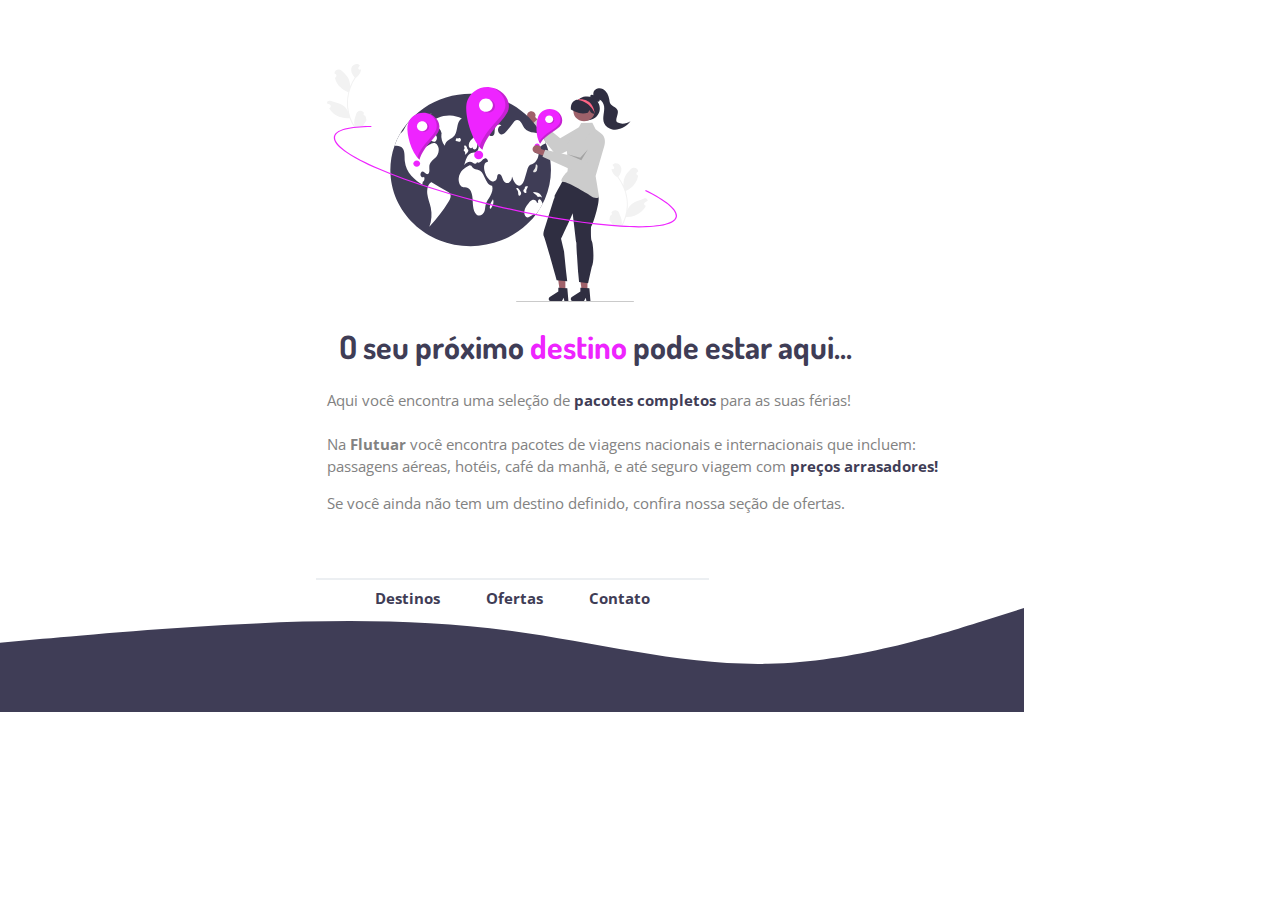
<file: Projeto1-Desafio/index.html>
<!DOCTYPE html>
<html lang="pt-br">

<head>
  <meta charset="UTF-8">
  <meta http-equiv="X-UA-Compatible" content="IE=edge">
  <meta name="viewport" content="width=device-width, initial-scale=1.0">
  <link rel="preconnect" href="https://fonts.googleapis.com">
  <link rel="preconnect" href="https://fonts.gstatic.com" crossorigin>
  <link href="https://fonts.googleapis.com/css2?family=Dosis:wght@700&family=Open+Sans:wght@400;700&display=swap"
    rel="stylesheet">
  <link rel="stylesheet" href="style.css">
  <link rel="shortcut icon" href="images/favicon.svg" type="image" />
  <title>Flutuar</title>
</head>

<body>
  <div id="main">
    <img src="images/img.svg" alt="Mulher olhando para o planeta com simbolo de localização na mão" />
    <h1>&nbsp O seu próximo <span>destino</span> pode estar aqui...</h1>
    <p>
      Aqui você encontra uma seleção de <strong>pacotes completos</strong> para as suas férias!
      <br />
      <br />
      Na <span>Flutuar</span> você encontra pacotes de viagens nacionais e internacionais que incluem:
      passagens aéreas, hotéis, café
      da manhã, e até seguro viagem com <strong>preços arrasadores!</strong>
    </p>
    <p>Se você ainda não tem um destino definido, confira nossa seção de ofertas.</p>
  </div>
  <div id="footer">
    <div class="line"></div>
    <a href="https://www.google.com.br/maps/@-21.7290588,-43.382521,12z">Destinos</a>
    <a
      href="https://www.booking.com/index.pt-br.html?aid=309654;label=holidays-portuguese-pt-row-EJpBUky9w*KWfy4yzS4BxgS411308430417:pl:ta:p1:p2:ac:ap:neg:fi:tikwd-339313753098:lp1001575:li:dec:dm:ppccp=UmFuZG9tSVYkc2RlIyh9YcsZ-Id2vkzIfTmYhvC5HOg;ws=&gclid=EAIaIQobChMIm4n1-s_A_QIVAu6RCh0AiwD5EAAYASAAEgLY9vD_BwE">Ofertas</a>
    <a href="mailto:contato@flutuar.com">Contato</a>
    <img src="images/wave.svg" alt="Imagem de uma onda finalizando a página">
  </div>
</body>

</html>
</file>
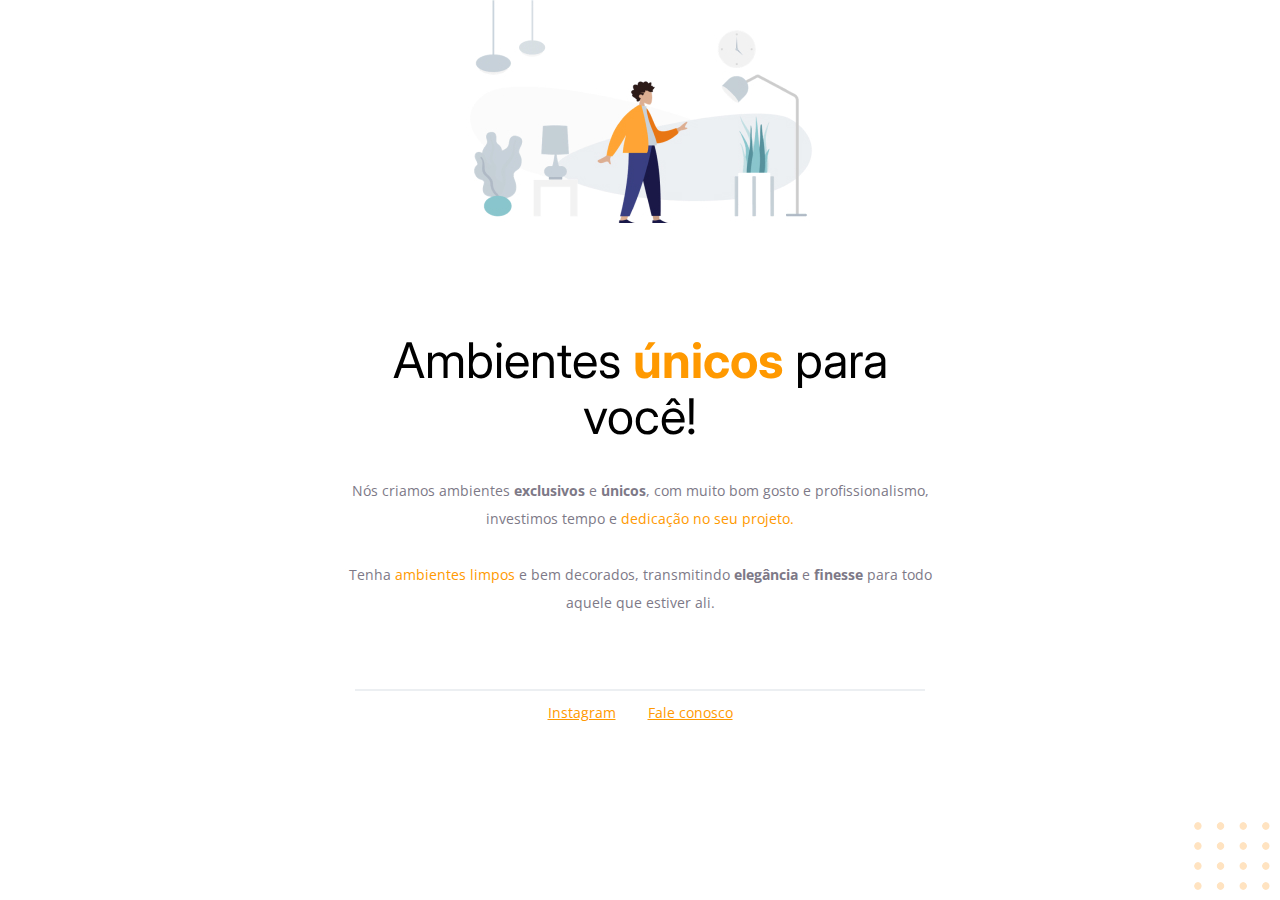
<file: Projeto1/index.html>
<!DOCTYPE html>
<html lang="pt-br">

<head>
  <meta charset="UTF-8">
  <meta http-equiv="X-UA-Compatible" content="IE=edge">
  <meta name="viewport" content="width=device-width, initial-scale=1.0">
  <title>Móveis Customizados</title>
  <link rel="preconnect" href="https://fonts.googleapis.com">
  <link rel="preconnect" href="https://fonts.gstatic.com" crossorigin>
  <link href="https://fonts.googleapis.com/css2?family=Inter:wght@400;700&family=Open+Sans:wght@400;700&display=swap"
    rel="stylesheet">

  <link rel="stylesheet" href="style.css">
</head>

<body>

  <div id="hero">
    <img src="images/image 1.jpg" alt="Desenho de uma pessoa vestindo uma camisa amarela em uma sala com moveis">
    <h1>Ambientes <span>únicos</span> para você!</h1>
    <p>Nós criamos ambientes <strong>exclusivos</strong> e <strong>únicos</strong>, com muito bom gosto e
      profissionalismo, investimos tempo e <span>dedicação
        no seu projeto.</span>
      <br />
      <br />
      Tenha <span>ambientes limpos </span>e bem decorados, transmitindo <strong>elegância</strong> e
      <strong>finesse</strong> para todo aquele que estiver ali.
    </p>
  </div>
  <div id="footer">
    <div class="line"></div>
    <a target="_blank" href="https;//instagram.com/moveisparavoce">Instagram</a>

    <a href="mailto:moveisparavoce@moveisparavoce.com">Fale conosco</a>
  </div>
  <img id="balls" src="images/balls-decoration.svg" alt="Bolinhas laranjadas no canto direito inferior na tela" />

</body>

</html>
</file>
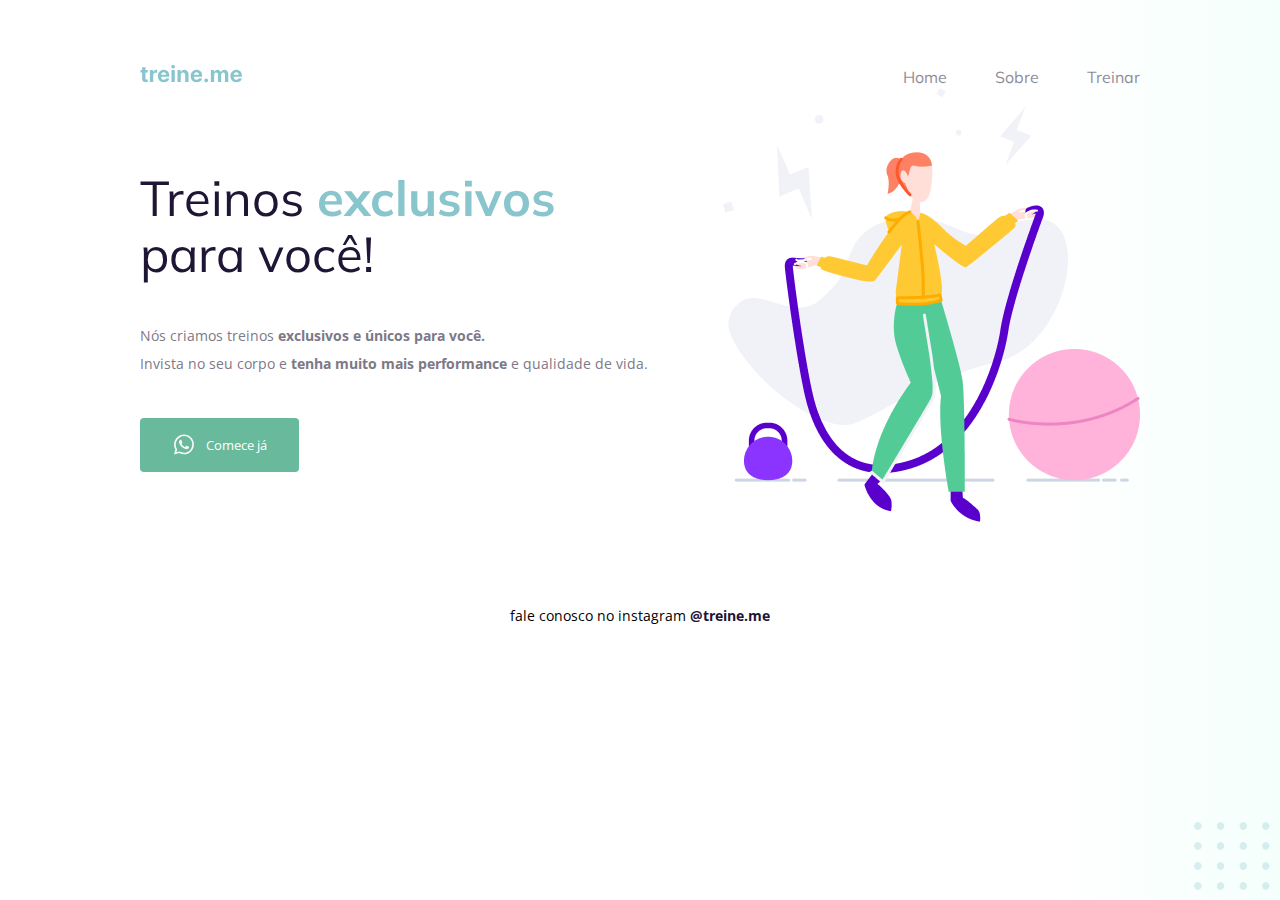
<file: Projeto2-Desafio/index.html>
<!DOCTYPE html>
<html lang="pt-br">

<head>
  <link rel="preconnect" href="https://fonts.googleapis.com">
  <link rel="preconnect" href="https://fonts.gstatic.com" crossorigin>

  <meta charset="UTF-8" />
  <meta name="viewport" content="width=device-width, initial-scale=1.0" />
  <title>Treine me</title>

  <link href="https://fonts.googleapis.com/css2?family=Mulish:wght@400;700&family=Open+Sans:wght@400;700&display=swap"
    rel="stylesheet">

  <link rel="stylesheet" href="style.css">

</head>

<body>
  <div class="page">
    <nav>
      <a id="logo" href="#">
        <img src="images/logo.svg" alt="Treine.me" />
      </a>
      <ul>
        <li><a href="#">Home</a></li>
        <li><a href="#">Sobre</a></li>
        <li><a href="#">Treinar</a></li>
      </ul>
    </nav>

    <main>
      <section>
        <h1>Treinos <span>exclusivos</span> para você!</h1>

        <p>
          Nós criamos treinos <strong>exclusivos e únicos para você.</strong></br>
          Invista no seu corpo e <strong>tenha muito mais performance</strong> e qualidade de vida.
        </p>

        <button>
          <img src="images/whats.svg" alt="Ícone do whatsapp">
          Comece já
        </button>

      </section>

      <img src="images/img.png" alt="Desenho de uma mulher pulando corta numa academia.">

    </main>

    <footer>
      fale conosco no instagram <a href="https://instagram.com/treineme" target="_blank">@treine.me</a>
    </footer>
  </div>

  <img id="balls" src="images/balls.svg" alt="Bolinhas decorativas verdes no canto inferior direito da página.">

</body>

</html>
</file>
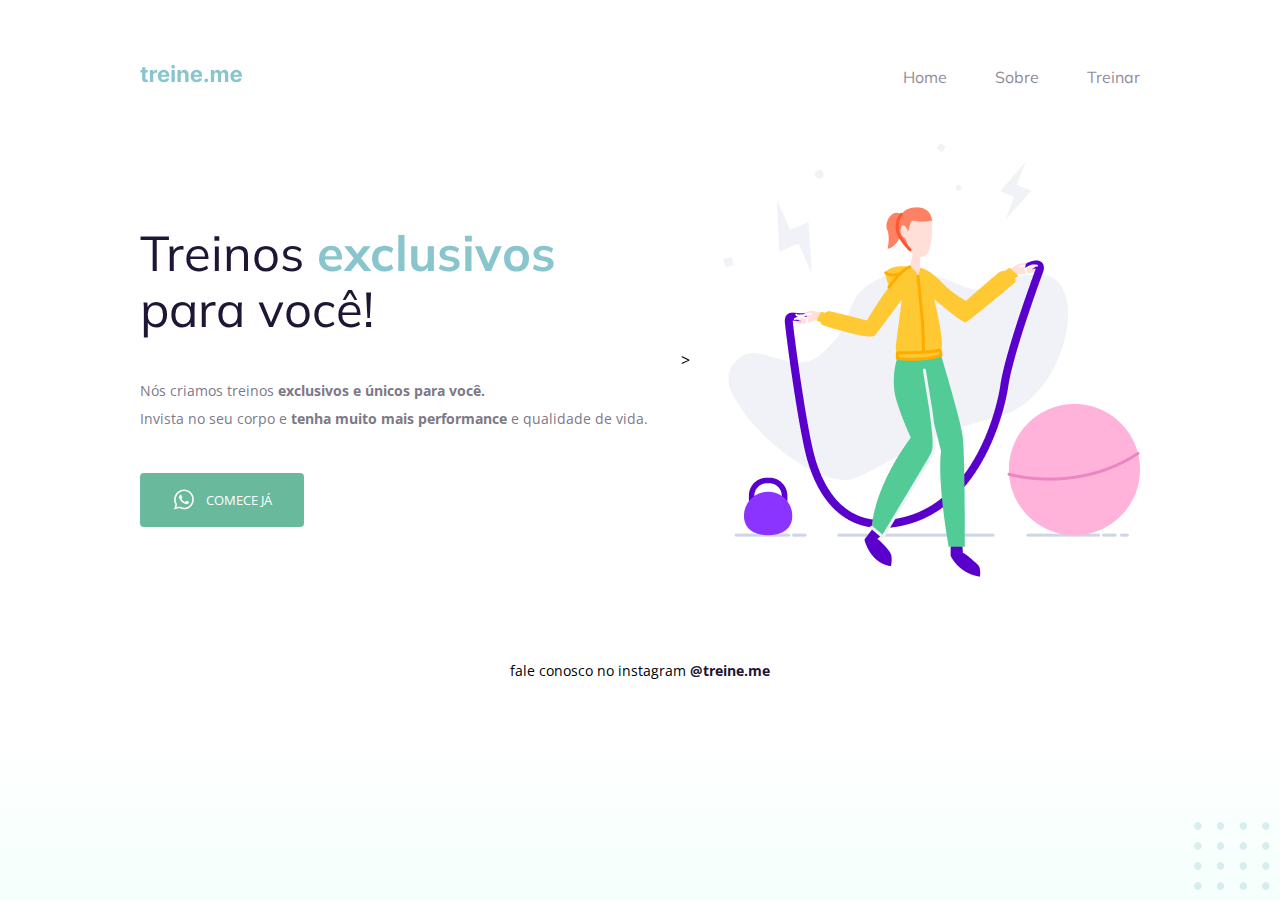
<file: Projeto2-Desafio1/index.html>
<!DOCTYPE html>
<html lang="pt-br">

<head>
  <link rel="preconnect" href="https://fonts.googleapis.com">
  <link rel="preconnect" href="https://fonts.gstatic.com" crossorigin>

  <meta charset="UTF-8" />
  <meta name="viewport" content="width=device-width, initial-scale=1.0" />
  <title>Treine me</title>

  <link href="https://fonts.googleapis.com/css2?family=Mulish:wght@400;700&family=Open+Sans:wght@400;700&display=swap"
    rel="stylesheet">

  <link rel="stylesheet" href="style.css">

</head>

<body>
  <div class="page">
    <nav class="nav">
      <a id="logo" href="#">
        <img src="images/logo.svg" alt="Treine.me" />
      </a>
      <ul class="list">
        <li class="item"><a href="#">Home</a></li>
        <li class="item"><a href="#">Sobre</a></li>
        <li class="item"><a href="#">Treinar</a></li>
      </ul>
    </nav class="nav">

    <main class="main">
      <section>
        <h1 class="title">Treinos <span>exclusivos</span> para você!</h1>

        <p class="subtitle">
          Nós criamos treinos <strong>exclusivos e únicos para você.</strong></br>
          Invista no seu corpo e <strong>tenha muito mais performance</strong> e qualidade de vida.
        </p>

        <button class="button">
          <img src="images/whats.svg" alt="Ícone do whatsapp">
          Comece já
        </button>

      </section>>

      <img src="images/img.png" alt="Desenho de uma mulher pulando corta numa academia.">
    </main>
    <footer class="footer">
      fale conosco no instagram <a href="https://instagram.com/treineme" target="_blank">@treine.me</a>
    </footer>
  </div>

  <img id="balls" src="images/balls.svg" alt="Bolinhas decorativas verdes no canto inferior direito da página.">

</body>

</html>
</file>
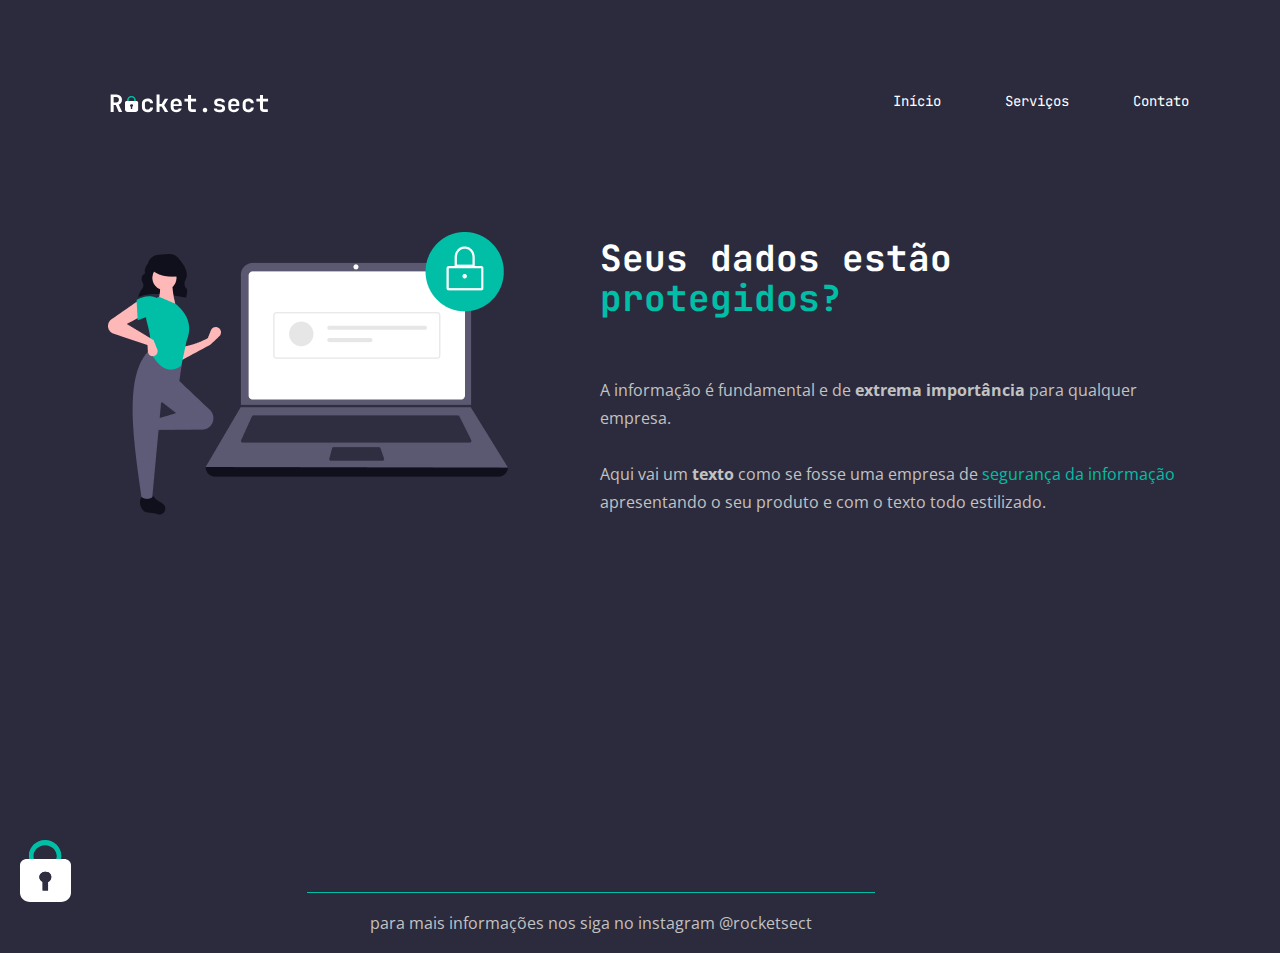
<file: Projeto2-Desafio2/index.html>
<!DOCTYPE html>
<html lang="pt-br">

<head>
  <meta charset="UTF-8">
  <meta http-equiv="X-UA-Compatible" content="IE=edge">
  <meta name="viewport" content="width=device-width, initial-scale=1.0">
  <title>Sect</title>
  <link rel="preconnect" href="https://fonts.googleapis.com">
  <link rel="preconnect" href="https://fonts.gstatic.com" crossorigin>
  <link href="https://fonts.googleapis.com/css2?family=JetBrains+Mono:wght@500;700&family=Open+Sans&display=swap"
    rel="stylesheet">
  <link rel="stylesheet" href="style.css">
</head>

<body>
  <div class="page">
    <nav>
      <img src="images/logo.svg" alt="Logomarca Rocket.sect">
      <ul>
        <li><a href="#"></a>Início</li>
        <li><a href="#"></a>Serviços</li>
        <li><a href="#"></a>Contato</li>
      </ul>
    </nav>

    <main>
      <img src="images/img1.png" alt="Mulher ao lado de um computador e um cadeado">
      <section>
        <h1>Seus dados estão <span>protegidos?</span></h1> </br>
        <p>A informação é fundamental e de <strong>extrema importância</strong> para qualquer empresa.</br></br>

          Aqui vai um <strong>texto</strong> como se fosse uma empresa de <span>segurança da informação</span>
          apresentando o seu produto e
          com o texto
          todo estilizado.</p>
      </section>
    </main>

    <footer>

      <p>para mais informações nos siga no instagram @rocketsect</p>

    </footer>

  </div>
  <img id="padlock" src="images/padlock.svg" alt="Imagem de um cadeado">
</body>

</html>
</file>
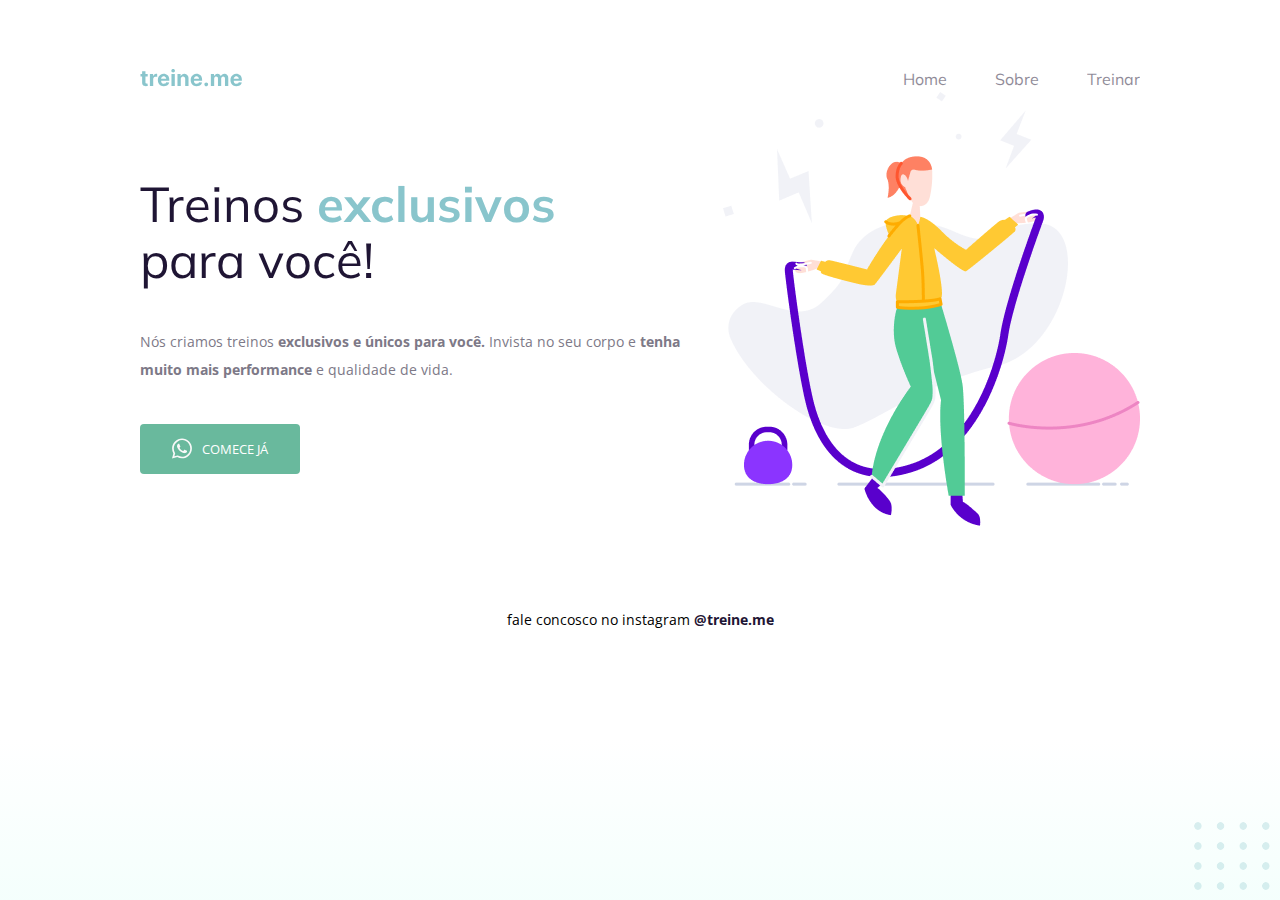
<file: Projeto2/index.html>
<!DOCTYPE html>
<html lang="pt-br">

<head>
  <meta charset="UTF-8">
  <meta http-equiv="X-UA-Compatible" content="IE=edge">
  <meta name="viewport" content="width=device-width, initial-scale=1.0">
  <link rel="stylesheet" href="style.css">
  <title>Treine me</title>
  <link rel="preconnect" href="https://fonts.googleapis.com">
  <link rel="preconnect" href="https://fonts.gstatic.com" crossorigin>
  <link
    href="https://fonts.googleapis.com/css2?family=Mulish:ital,wght@0,700;1,400&family=Open+Sans:wght@400;700&display=swap"
    rel="stylesheet">
</head>

<body>
  <div class="page">

    <nav>
      <a id="logo" href="#">
        <img src="images/logo.svg" alt="Treine.me"> </a>
      <ul>
        <li><a href="#">Home</a></li>
        <li><a href="#">Sobre</a></li>
        <li><a href="#">Treinar</a></li>
      </ul>
    </nav>
    </header>

    <main>
      <section class="text">
        <h1>Treinos <span>exclusivos</span>
          para você!</h1>

        <p>Nós criamos treinos <strong>exclusivos e únicos para você.</strong>
          Invista no seu corpo e <strong>tenha muito mais performance</strong> e qualidade de vida.
        </p>

        <button>
          <img src="images/whats.svg" alt="Ícone do whatsapp">
          Comece já
        </button>
      </section>

      <img src="images/image.png" alt="Mulher pulando corda">
    </main>
    <footer>
      fale concosco no instagram <a href="https://instagram.com/treineme" target="_blank"> @treine.me</a>
    </footer>
  </div>
  <img id="balls" src="images/balls.svg" alt="Bolinhas decorativas verdes no canto inferior direito da página">

</body>

</html>
</file>
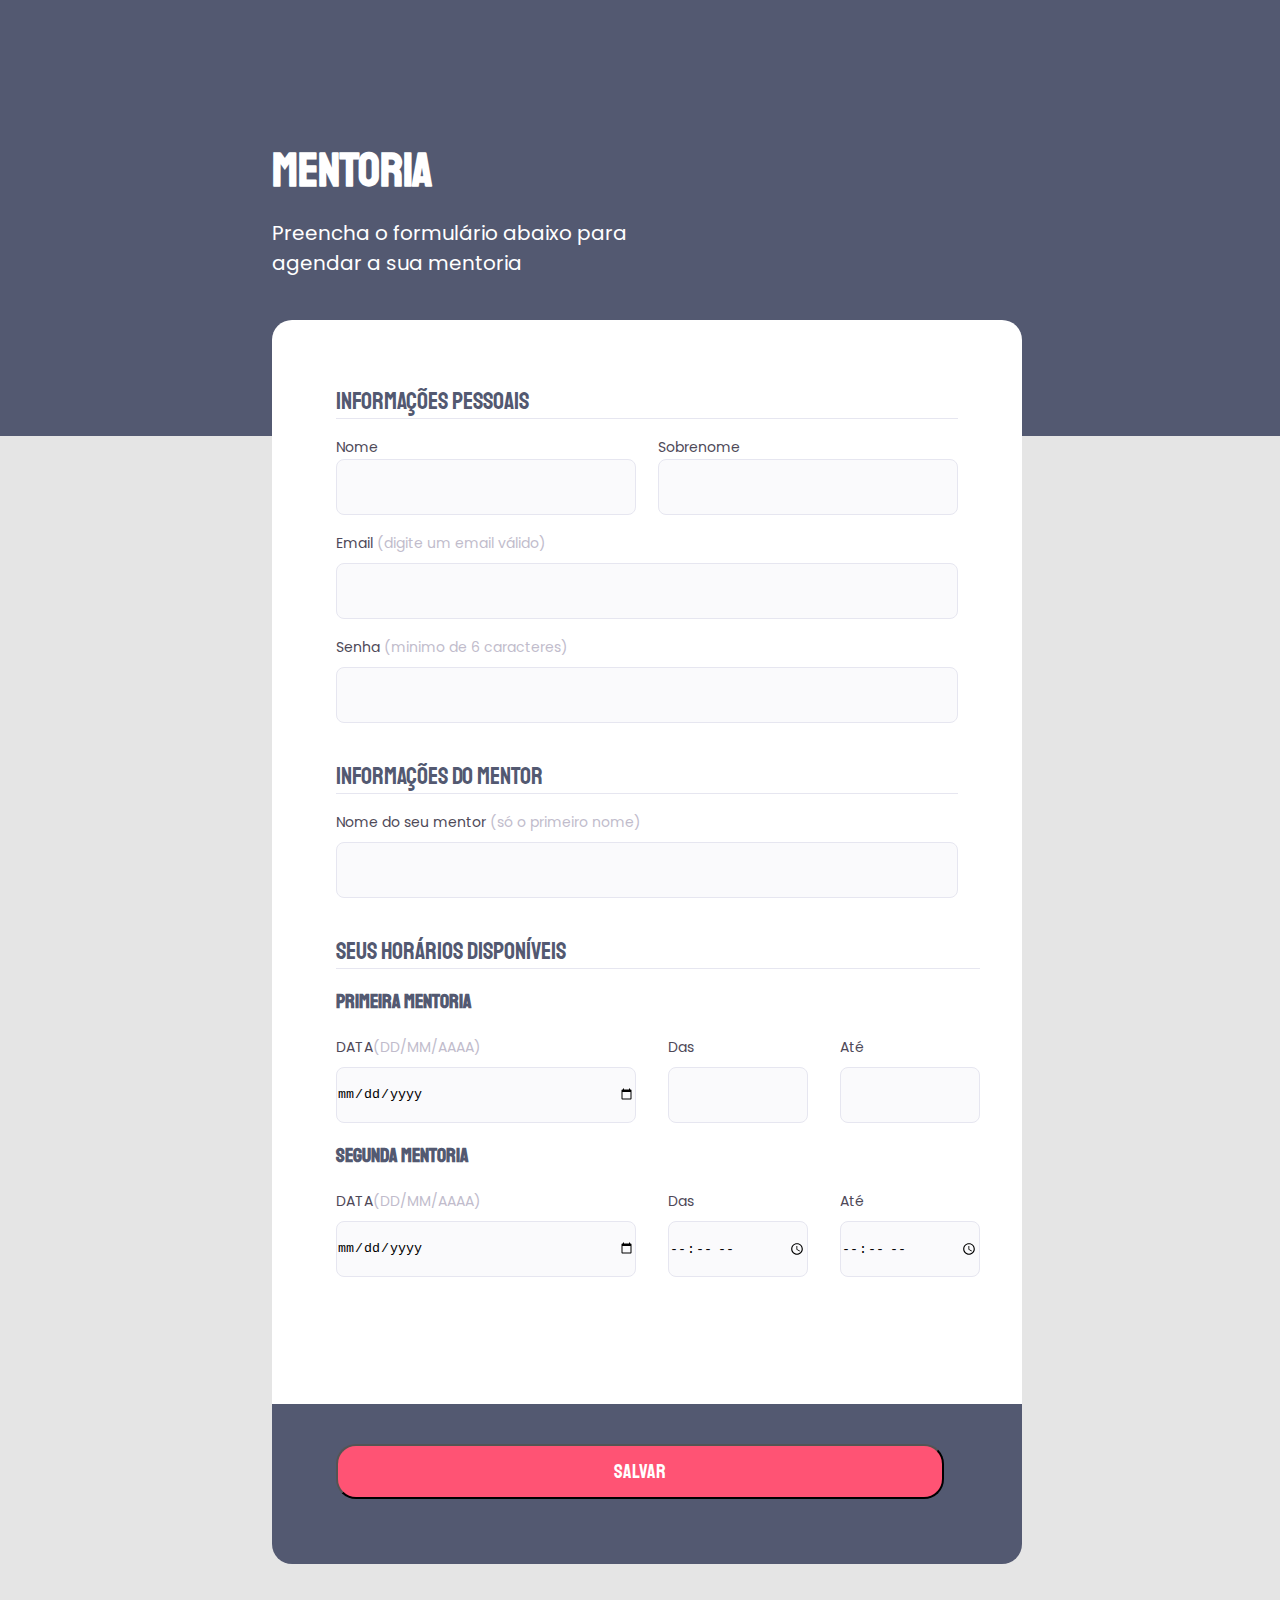
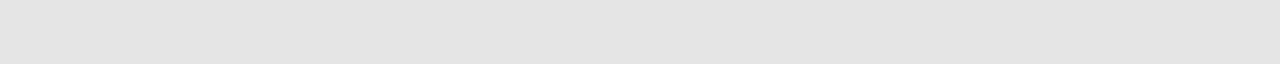
<file: Stage3/Desafio1/index.html>
<!DOCTYPE html>
<html lang="en">

<head>
  <meta charset="UTF-8">
  <link rel="preconnect" href="https://fonts.gstatic.com" crossorigin>
  <link rel="preconnect" href="https://fonts.googleapis.com">
  <meta http-equiv="X-UA-Compatible" content="IE=edge">
  <meta name="viewport" content="width=device-width, initial-scale=1.0">
  <title>Form Mentoria</title>
  <link href="https://fonts.googleapis.com/css2?family=Poppins&family=Staatliches&display=swap" rel="stylesheet">
  <link rel="stylesheet" href="style.css">
</head>

<body>
  <div class="page">
    <header>
      <h1>MENTORIA</h1>
      <p>Preencha o formulário abaixo para agendar a sua mentoria</p>
    </header>

    <form id="form">

      <fieldset>
        <div class="fieldset-wrapper">
          <legend>INFORMAÇÕES PESSOAIS</legend>
        </div>

        <div class="full-name">
          <div class="input-full-name">
            <label for="name">Nome</label>
            <input type="text" id="name">
          </div>

          <div class="input-full-name">
            <label for="last-name">Sobrenome</label>
            <input type="text" id="last-name">
          </div>
        </div>

        <div class="input-wrapper">
          <label for="email">Email <span>(digite um email válido)</span></label>
          <input type="email" id="email">
        </div>

        <div class=" input-wrapper">
          <label for="password">Senha <span>(minimo de 6 caracteres)</span></label>
          <input type="password" id="password" minlength="6">
        </div>
      </fieldset>

      <fieldset>
        <div class="fieldset-wrapper">
          <legend>INFORMAÇÕES DO MENTOR</legend>
        </div>
        <div class=" input-wrapper">
          <label for="mentor">Nome do seu mentor <span>(só o primeiro nome)</span></label>
          <input type="text" id="mentor">
        </div>

      </fieldset>

      <fieldset>
        <div class="fieldset-wrapper">
          <legend>SEUS HORÁRIOS DISPONÍVEIS</legend>
        </div>
        <div class="full-time">
          <h3>PRIMEIRA MENTORIA</h3>

          <div class="date-one">
            <div class=" input-wrapper">
              <label for="date-1"> DATA<span>(DD/MM/AAAA)</span></label>
              <input type="date" id="date-1">
            </div>
            <div class=" input-wrapper">
              <label for="date-1-start"> Das</label>
              <input type="hour" id="date-1-start">
            </div>
            <div class=" input-wrapper">
              <label for="date-1-end"> Até</label>
              <input type="hour" id="date-1-end">
            </div>
          </div>

          <h3>SEGUNDA MENTORIA</h3>
          <div class="date-two">
            <div class=" input-wrapper">
              <label for="date-1"> DATA<span>(DD/MM/AAAA)</span></label>
              <input type="date" id="date-1">
            </div>
            <div class=" input-wrapper">
              <label for="date-1-start"> Das</span></label>
              <input type="time" id="date-1-start">
            </div>
            <div class=" input-wrapper">
              <label for="date-1-end"> Até</span></label>
              <input type="time" id="date-1-end">
            </div>
          </div>
        </div>
      </fieldset>
    </form>
    <footer>
      <input type="submit" value="SALVAR" class="button" form="form">
    </footer>



  </div>
</body>

</html>
</file>
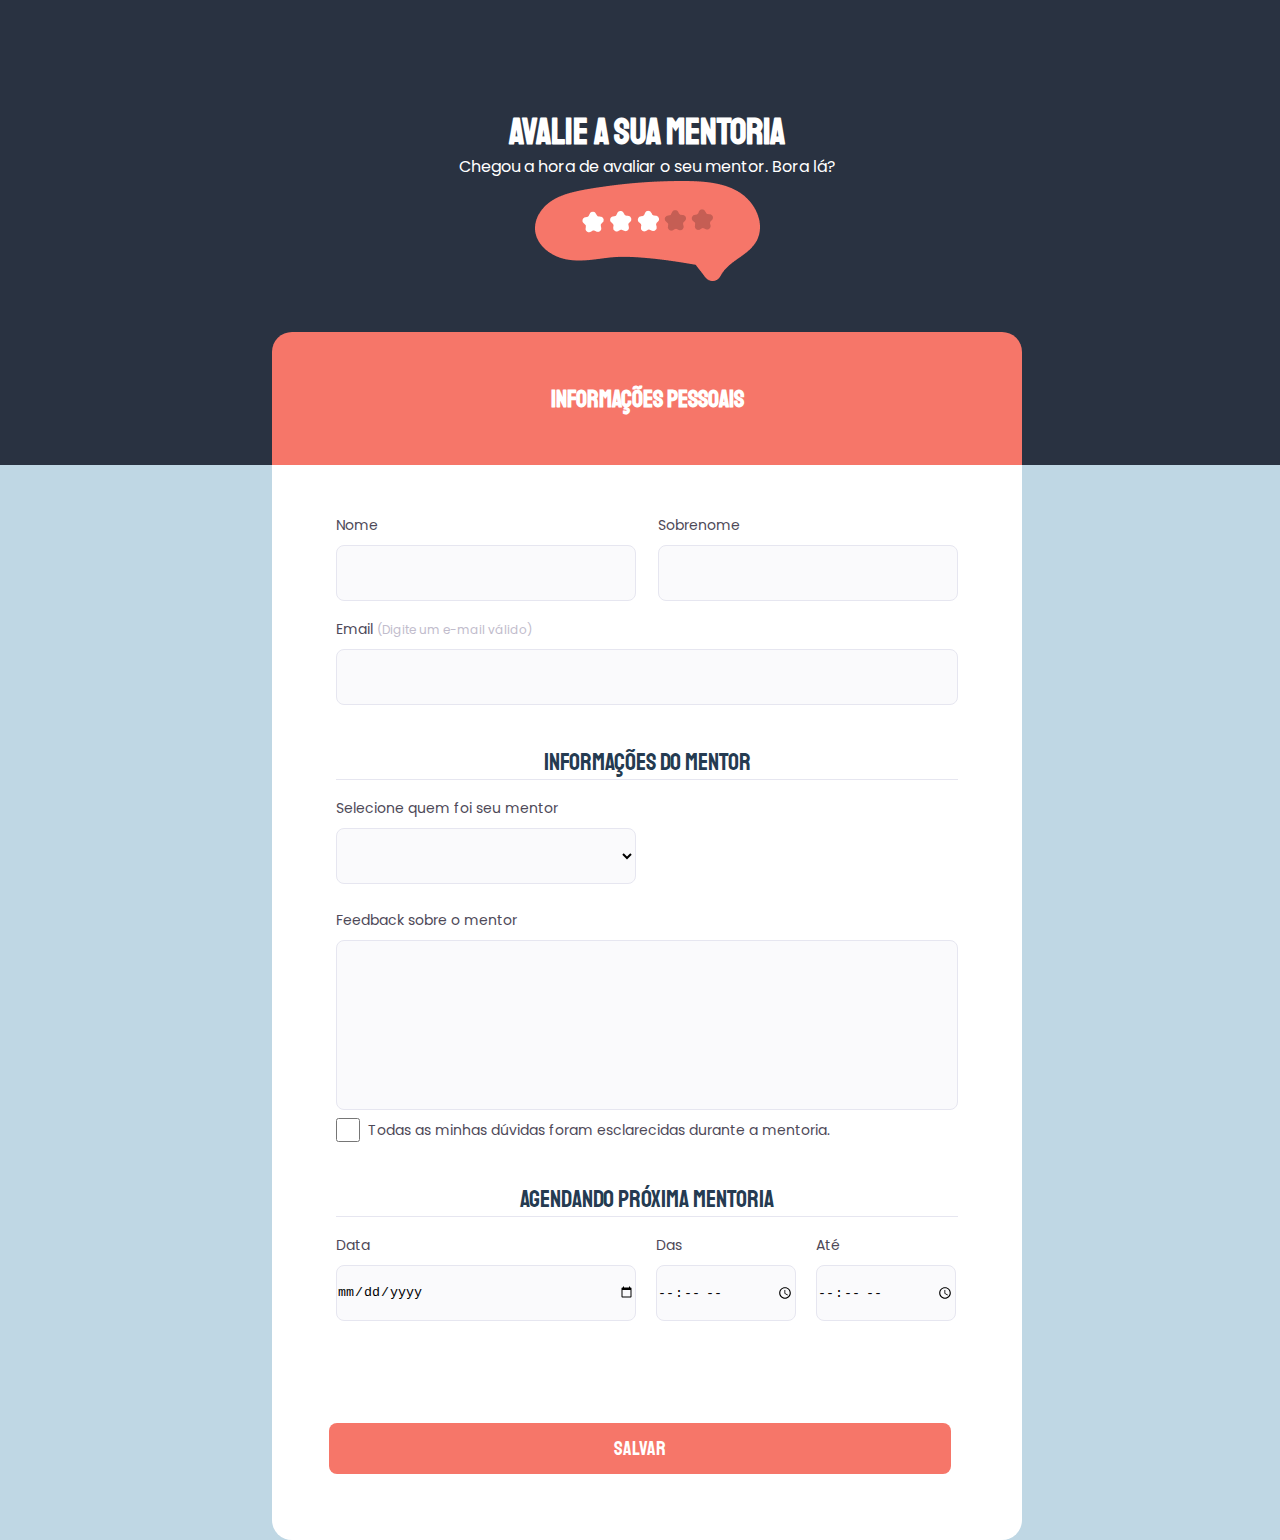
<file: Stage3/Desafio2/index.html>
<!DOCTYPE html>
<html lang="pt-br">

<head>
  <meta charset="UTF-8">
  <link rel="preconnect" href="https://fonts.googleapis.com">
  <link rel="preconnect" href="https://fonts.gstatic.com" crossorigin>
  <meta http-equiv="X-UA-Compatible" content="IE=edge">
  <meta name="viewport" content="width=device-width, initial-scale=1.0">
  <title>Avaliação Mentoria</title>
  <link rel="stylesheet" href="style.css">
  <link href="https://fonts.googleapis.com/css2?family=Poppins&family=Staatliches&display=swap" rel="stylesheet">

</head>

<body>
  <div class="page">
    <header>
      <h1>AVALIE A SUA MENTORIA</h1>
      <p>Chegou a hora de avaliar o seu mentor. Bora lá?</p>
      <img src="images/img1.png" alt="Estrelas de classificação">
    </header>
    <div class="title">
      <h2>INFORMAÇÕES PESSOAIS</h2>
    </div>
    <form id="my-form">
      <fieldset>
        <div class="full-name">
          <div class="input-wrapper">
            <label for="name">Nome</label>
            <input type="text" id="name">
          </div>

          <div class="input-wrapper">
            <label for="last-name">Sobrenome</label>
            <input type="text" id="last-name">
          </div>
        </div>

        <div class="input-wrapper">
          <label for="email">Email <span>(Digite um e-mail válido)</span></label>
          <input type="email" id="email">
        </div>

      </fieldset>

      <fieldset>
        <div class="fieldset-wrapper">
          <legend>INFORMAÇÕES DO MENTOR</legend>
        </div>

        <div class="input-wrapper">
          <label for="mentor-name">Selecione quem foi seu mentor</label>
          <select name="" id="">
            <option></option>
            <option>Mentor 1</option>
            <option>Mentor 2</option>
            <option> Mentor 3</option>
          </select>
          <div class="input-wrapper">
            <label for="mentor-feedback">Feedback sobre o mentor</label>
            <input type="text" id="mentor-feedback">
          </div>
          <div class="checkbox-wrapper">
            <input type="checkbox" id="checkbox">
            <label for="checkbox">Todas as minhas dúvidas foram esclarecidas durante a mentoria.</label>
          </div>
        </div>
      </fieldset>

      <fieldset>
        <div class="fieldset-wrapper">
          <legend> AGENDANDO PRÓXIMA MENTORIA</legend>
        </div>
        <div class="full-time">
          <div class="input-wrapper">
            <label for="date">Data</label>
            <input type="date" id="date">
          </div>
          <div class="input-wrapper">
            <label for="hour-start">Das</label>
            <input type="time" id="hour-start">
          </div>
          <div class="input-wrapper">
            <label for="hour-end">Até</label>
            <input type="time" id="hour-start">
          </div>
        </div>
  </div>
  </fieldset>
  </form>
  <footer>
    <input class="button" form="my-form" type="submit" value="SALVAR">

  </footer>
  </div>
</body>

</html>
</file>
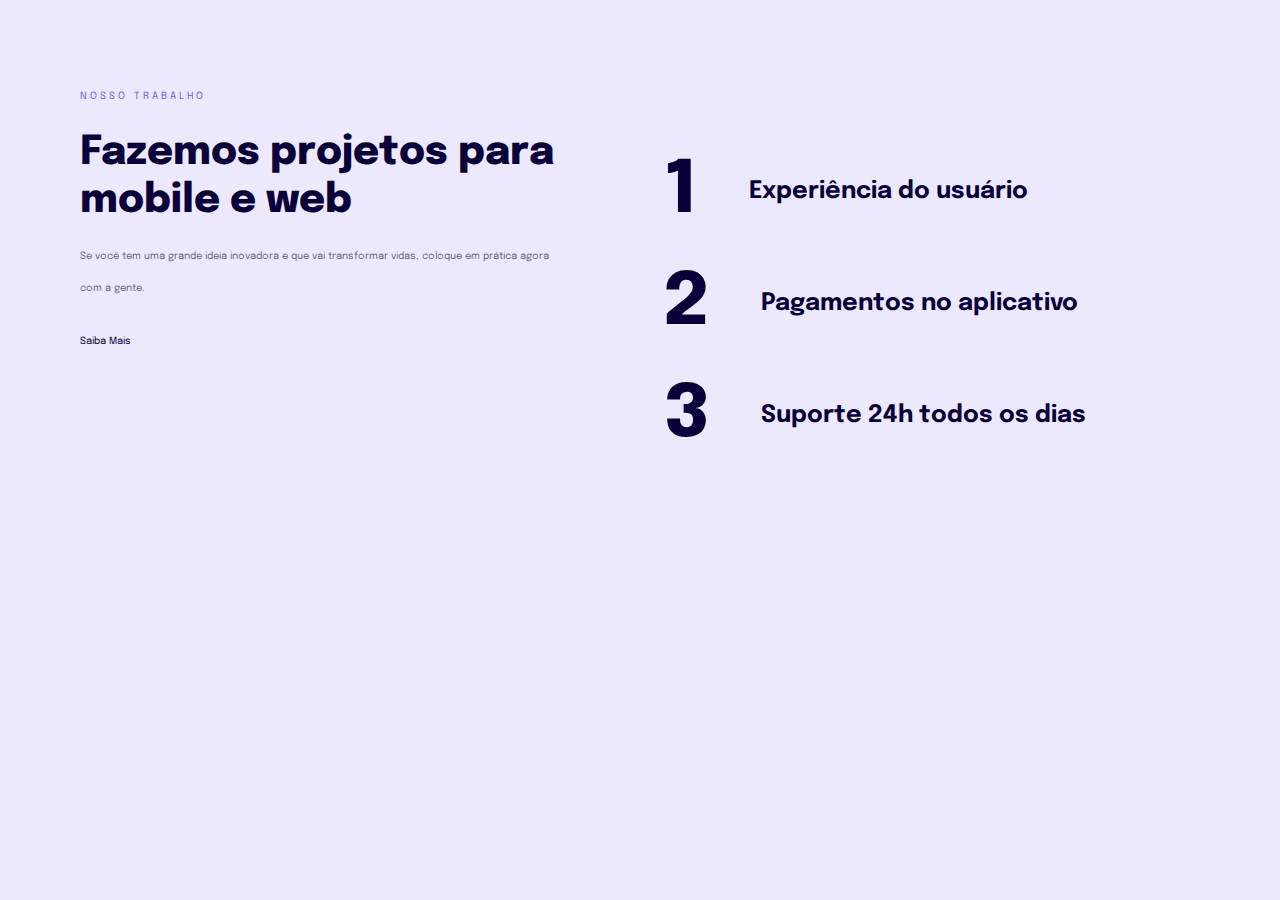
<file: Stage3/Projeto4/index.html>
<!DOCTYPE html>
<html lang="en">

<head>
  <meta charset="UTF-8">
  <link rel="preconnect" href="https://fonts.googleapis.com">
  <link rel="preconnect" href="https://fonts.gstatic.com" crossorigin>

  <meta http-equiv="X-UA-Compatible" content="IE=edge">
  <meta name="viewport" content="width=device-width, initial-scale=1.0">
  <title>Introdução a responsividade</title>
  <link rel="stylesheet" href="style.css">
  <link href="https://fonts.googleapis.com/css2?family=Epilogue:wght@400;700;800&display=swap" rel="stylesheet">
</head>

<body>
  <main>
    <div>
      <p>Nosso trabalho</p>
      <h1>Fazemos projetos para mobile e web</h1>
      <p>Se você tem uma grande ideia inovadora e que vai transformar vidas, coloque em prática agora com a gente.</p>
      <a href="#">Saiba Mais</a>
    </div>


    <ul>
      <li><span>1</span>Experiência do usuário</li>
      <li><span>2</span>Pagamentos no aplicativo</li>
      <li><span>3</span>Suporte 24h todos os dias</li>
    </ul>
  </main>
</body>

</html>
</file>
<file: Projeto1-Desafio/style.css>
body {
  text-align: center;
  margin: 0px;
}

#main {
  margin: 64px auto;
  width: 626px;
  text-align: left;

}

h1 {
  font-family: 'Dosis';
  font-size: 32px;
  line-height: 40px;
  color: #3F3D56;
}

h1 span {
  color: #EE24FF
}

p {
  font-family: 'Open Sans';
  font-size: 15px;
  line-height: 22px;
  color: #828282;
}

p span {
  font-weight: bold;
}

p strong {
  color: #3F3D56;
}

#footer {
  width: 1024px;
  font-family: 'Open Sans';
  font-size: 15px;
}

.line {
  border: 1px solid #ECEFF2;
  width: 391px;
  margin: 0 auto 8px;
}

a {
  color: #3F3D56;
  text-decoration: none;
  font-weight: 700;
}

#footer a+a {
  margin-left: 42px;
}

#photos {
  margin: 64px 210px;
  width: 626px;
  text-align: left;
  display: flex;
}

#photos img {
  width: 50%;
}
</file>
<file: Projeto1/style.css>
body {
  font-family: 'Open Sans', sans-serif;

  text-align: center;
  margin: 0px;
}

#hero {
  width: 592px;
  margin: 0 auto 72px;
}

#hero img {
  margin-bottom: 72px;
}

h1 {
  font-family: 'Inter', sans-serif;
  font-size: 49px;
  line-height: 56px;
  font-weight: normal;
  margin-bottom: 32px;
}

h1 span {
  font-weight: bold;
}

body,
p,
a {
  font-family: 'Open Sans', sans-serif;
}

span,
a {
  color: #FF9900;
}

p,
#footer {
  color: #7D7987;
  font-size: 14px;
  line-height: 28px;
}

#footer {
  margin-bottom: 33px;
  ;
}

#footer a+a {
  margin-left: 28px;
}

.line {
  width: 568px;
  height: 0px;

  margin: 0 auto 8px;

  border: 1px solid #ECEFF2;
}

#balls {
  position: fixed;
  bottom: 0px;
  right: 0px;
}
</file>
<file: Projeto2-Desafio/style.css>
body {
  display: flex;
  margin: 0;

  font-family: "Open Sans", sans-serif;

  background: linear-gradient(90deg, rgb(227, 255, 248, 0) 82.08%, rgb(227, 255, 248, 0.38) 100%);

  min-height: 100vh;
}

.page {
  width: 1000px;
  margin: 0 auto;
  padding-top: 65px;
}

nav {
  display: flex;
  justify-content: space-between;
  align-items: center;
}


ul {
  display: flex;
  list-style: none;
  margin: 0;
  padding: 0;
  gap: 48px;
}

a {
  color: #1f1534;
  text-decoration: none;
}

ul li a {
  opacity: 0.5;
}

ul li a:hover {
  font-weight: bold;
  opacity: 1;
}

h1,
ul {
  font-family: "Mulish", sans-serif;
}

main {
  display: flex;
  align-items: center;
  justify-content: space-between;
}

h1 {
  font-size: 49px;
  line-height: 56px;
  color: #1f1534;

  font-weight: normal;

  width: 490px;
}

h1 span {
  color: #89c5cc;
  font-weight: bold;
}

section p {
  font-size: 14px;
  line-height: 28px;
  color: #7d7987;

  margin: 40px 0;
}

button {
  color: white;
  font-family: "Open Sans", sans-serif;

  background: #69B99D;
  border: 0;
  padding: 14px 32px 15px;

  display: flex;
  justify-content: center;
  align-items: center;
  gap: 10px;

  border-radius: 4px;

  cursor: pointer;
}

button:hover {
  background: #4EA788;
}

footer {
  font-size: 14px;
  line-height: 28px;

  text-align: center;

  margin-top: 80px;
}

footer a {
  font-weight: bold;
}

#balls {
  position: fixed;
  bottom: 0;
  right: 0;
}
</file>
<file: Projeto2-Desafio1/style.css>
body {
  margin: 0;

  font-family: "Open Sans", sans-serif;

  background: linear-gradient(180deg, rgb(227, 255, 248, 0) 82.08%, rgb(227, 255, 248, 0.38) 100%);

  min-height: 100vh;
}

.page {
  width: 1000px;
  margin: 0 auto;
  padding-top: 65px;
}

.nav {
  display: flex;
  justify-content: space-between;
  align-items: center;

  margin-bottom: 55px;
}

.list {
  display: flex;
  gap: 48px;
  list-style: none;
  margin: 0;
  padding: 0;
}

a {
  color: #1f1534;
  text-decoration: none;
}

.list .item a {
    opacity: 0.5;
}

.list .item a:hover {
  font-weight: bold;
  opacity: 1;
}

.list,
.title {
  font-family: "Mulish", sans-serif;
}

.main {
  display: flex;
  align-items: center;
  justify-content: space-between;
}

.title {
  font-size: 49px;
  line-height: 56px;
  color: #1f1534;

  font-weight: normal;

  width: 490px;
}

.title span {
  color: #89c5cc;
  font-weight: bold;
}

.subtitle {
  font-size: 14px;
  line-height: 28px;
  color: #7d7987;

  margin: 40px 0;
}

.button {
  color: white;
  text-transform: uppercase;
  font-family: "Open Sans", sans-serif;

  background: #69B99D;
  border: 0;
  padding: 14px 32px 15px;

  display: flex;
  align-items: center;
  justify-content: center;
  gap: 10px;

  border-radius: 4px;

  cursor: pointer;
}

.footer {
  font-size: 14px;
  line-height: 28px;

  text-align: center;

  margin-top: 80px;
}

.footer a {
  font-weight: bold;
}

#balls {
    position: fixed;
    bottom: 0;
    right: 0;
}
</file>
<file: Projeto2-Desafio2/style.css>
body {
  background: #2C2B3D;
  width: 1280px;
  height: 720px;

}

nav {
  display: flex;
  align-items: center;
  justify-content: space-between;

  font-family: 'JetBrains Mono';
  font-size: 14px;

}

.page {
  margin: 78px 99px 0;
}

ul {
  display: flex;
  gap: 64px;
  color: #FFFFFF;
  list-style: none;
}

li {}

main {
  display: flex;
  align-items: center;
  width: 1100px;
  margin-top: 90px;
  gap: 92px;

}

h1 {
  color: #FFFFFF;
  font-family: 'JetBrains Mono';
  font-size: 36px;
  line-height: 40px;
}

h1 span,
p span {
  color: #00BFA6
}

p {
  color: #C2C2C2;
  ;
  font-family: 'Open Sans';
  font-size: 16px;
  line-height: 28px;
  gap: 20px;
}

p strong {

  color: #C2C2C2;
}

footer {
  font-family: 'JetBrains Mono';
  font-size: 14px;
  color: #FFFFFF;

  display: flex;
  align-items: center;
  justify-content: center;

  border-top: 1px solid #00BFA6;
  width: 568px;
  margin: 360px 200px 0;

}

#padlock {
  position: fixed;
  left: 20px;
  top: 840px;
}
</file>
<file: Projeto2/style.css>
body {
  margin: 0;
  font-family: 'Open Sans', sans-serif;

  background: linear-gradient(180deg, rgba(227, 255, 248, 0) 82.08%, rgba(227, 255, 248, 0.38) 100%);

  min-height: 100vh;
}

.page {
  width: 1000px;
  margin: 0 auto;
  padding-top: 65px;
}

nav {
  display: flex;
  justify-content: space-between;
  align-items: center;
}

ul {
  display: flex;
  gap: 48px;
  margin: 0;
  padding: 0;
  list-style: none;
}

a {
  color: #1f1534;
  text-decoration: none;
}

ul li a {
  opacity: 0.5;
}


ul li a:hover {
  font-weight: bold;
  opacity: 1;
}

h1,
ul {
  font-family: 'Mulish', sans-serif;
}

main {
  display: flex;
  align-items: center;
  justify-content: space-between;
}

h1 {
  font-size: 49px;
  line-height: 56px;
  color: #1f1534;
  font-weight: normal;
  width: 449px;
  ;
}

h1 span {
  color: #89c5cc;
  font-weight: bold;
}

section p {
  font-size: 14px;
  line-height: 28px;
  color: #7d7987;
  margin: 40px 0;
}

button {
  color: white;
  text-transform: uppercase;
  font-family: 'Open Sans', sans-serif;

  background: #69b99d;
  border: 0;

  display: flex;
  align-items: center;
  justify-content: center;
  padding: 14px 32px 15px;
  gap: 10px;

  border-radius: 4px;

  cursor: pointer;
}

button:hover {
  background: #4ea788;
}

footer {
  font-size: 14px;
  line-height: 28px;

  text-align: center;

  margin-top: 80px;
}

footer a {
  font-weight: bold;
}

#balls {
  position: fixed;
  bottom: 0;
  right: 0;
}
</file>
<file: Stage3/Desafio1/style.css>
* {
  margin: 0;
  padding: 0;
  box-sizing: border-box;
}

header {
  width: 417px;
  height: 100px;
}

header h1,
p {
  color: #FFFFFF;
}

header h1 {
  font-family: 'Staatliches';
  font-size: 48px;
  line-height: 60px;
  padding: 140px 0 18px 0;
}

header p {
  font-family: 'Poppins';
  font-size: 20px;
  line-height: 30px;
}

body {
  background: #E5E5E5;

}

body::before {
  content: '';
  position: absolute;
  width: 100%;
  height: 436px;
  background: #535971;
  z-index: -1;
}

.page {
  width: 736px;
  margin: 0 auto;
}

form {
  width: 750px;
  height: 1084px;
  padding: 64px;
  margin-top: 220px;

  background: #FFFFFF;
  border-radius: 20px 20px 0px 0px;

  display: flex;
  flex-direction: column;
  gap: 36px;

}

fieldset {
  border: none;
}

.fieldset-wrapper legend {
  font-family: 'Staatliches';
  font-size: 24px;
  line-height: 34px;


  color: #535971;
  border-bottom: 1px solid #E6E6F0;
}

.full-name {
  display: flex;
  gap: 22px;
}


.input-full-name input {
  width: 300px;
  height: 56px;

  background: #FAFAFC;

  border: 1px solid #E6E6F0;
  border-radius: 8px;
}

.input-wrapper {
  display: flex;
  flex-direction: column;
  gap: 8px;
}

.input-wrapper label,
.input-full-name {
  font-family: 'Poppins';
  font-size: 14px;
  line-height: 24px;
  color: #4E4958;
  margin-top: 16px;

}

.input-wrapper span {
  color: #C1BCCC;
}

.input-wrapper input {
  background: #FAFAFC;

  border: 1px solid #E6E6F0;
  border-radius: 8px;

  width: 622px;
  height: 56px;
}

.full-time h3 {
  font-family: 'Staatliches';
  font-size: 20px;
  line-height: 34px;
  margin-top: 16px;

  color: #535971;
}

.date-one,
.date-two {
  display: flex;
  gap: 32px;
}

.full-time #date-1-start,
.full-time #date-1-end,
.full-time #date-2-start,
.full-time #date-2-end {
  width: 140px;
}

.full-time #date-1,
.full-time #date-1 {
  width: 300px;
  height: 56px;
}

footer {
  display: flex;
  flex-direction: column;
  height: 160px;
  width: 750px;

  padding: 40px 64px;
  margin-bottom: 100px;

  background: #535971;
  border-radius: 0px 0px 20px 20px;
}

footer .button {
  width: 608px;
  height: 55px;


  background: #FF5374;
  border-radius: 20px;

  font-family: 'Staatliches';
  font-size: 20px;
  line-height: 26px;
  color: #FFFFFF;
}
</file>
<file: Stage3/Desafio2/style.css>
* {
  margin: 0;
  padding: 0;
  box-sizing: border-box;
}

.page {
  width: 736px;
  margin: 0 auto;
}

body {
  background: #BFD7E4;
}

body::before {
  content: '';
  position: absolute;
  width: 100%;
  height: 465px;
  background: #293241;
  z-index: -1;
}

header {
  display: flex;
  flex-direction: column;
  align-items: center;
  position: absolute;
  margin-top: 110px;
  width: 750px;
}

header h1,
p,
.title h2 {
  color: #FFFFFF;
}

header h1 {
  font-family: 'Staatliches';
  font-size: 36px;
  line-height: 45px;
}

header p {
  font-family: 'Poppins';
  font-size: 16px;
  line-height: 24px;
}

header img {
  width: 225px;
  height: 100px;
  margin: 2px 0 32px 0;
}

.title {
  display: flex;
  align-items: center;
  justify-content: center;
  position: absolute;
  width: 750px;
  height: 133px;
  margin-top: 332px;
  background: #F67669;
  border-radius: 20px 20px 0 0;
}

.title h2 {
  font-family: 'Staatliches';
  font-size: 24px;
  line-height: 34px;
}

form {
  position: absolute;
  width: 750px;
  height: 1075px;
  margin-top: 465px;
  background: #FFFFFF;
  border-radius: 0px 0px 20px 20px;
  gap: 8px;
  display: flex;
  flex-direction: column;
  align-items: center;
  ;
}

fieldset {
  border: none;
}

.fieldset-wrapper {
  font-family: 'Staatliches';
  font-size: 24px;
  line-height: 34px;
  color: #253B51;
  border-bottom: 1px solid #E6E6F0;
}

.fieldset-wrapper legend {
  display: flex;
  margin: 32px 0 0 0;
  align-items: center;
  justify-content: center;
  width: 622px;
}



.full-name {
  display: flex;
  gap: 22px;
  margin-top: 32px;

}

.full-name .input-wrapper label,
.input-wrapper label {
  font-family: 'Poppins';
  font-size: 14px;
  line-height: 24px;


  color: #4E4958;

}

.input-wrapper label span {

  font-family: 'Poppins';
  font-size: 12px;
  line-height: 20px;

  color: #C1BCCC;
}

.full-name .input-wrapper input,
.input-wrapper select {
  background: #FAFAFC;

  width: 300px;
  height: 56px;

  border: 1px solid #E6E6F0;
  border-radius: 8px;

  gap: 22px;
}

.input-wrapper {
  display: flex;
  flex-direction: column;
  gap: 8px;
  margin-top: 16px;

}

.input-wrapper input {

  background: #FAFAFC;

  width: 622px;
  height: 56px;

  border: 1px solid #E6E6F0;
  border-radius: 8px;
}

#mentor-feedback {
  height: 170px;
}

.checkbox-wrapper input {
  background: #FAFAFC;
  border: 1px solid #E6E6F0;
  border-radius: 8px;

  width: 24px;
  height: 24px;
}

.checkbox-wrapper {
  display: flex;


  gap: 8px;
}

#date {
  width: 300px;
}

#hour-start,
#hour-end {
  width: 140px;
}

.full-time {
  display: flex;
  gap: 20px;
}

.col-3>div:nth-child(1) {
  width: 100%;
}

footer {
  display: flex;
  justify-content: center;
}

footer .button {

  position: absolute;
  width: 622px;
  height: 51px;
  top: 1423px;

  background: #F67669;
  border-radius: 8px;
  border: none;

  font-family: 'Staatliches';
  font-size: 20px;
  line-height: 26px;



  color: #FFFFFF;
}
</file>
<file: Stage3/Projeto4/style.css>
* {
  margin: 0;
  padding: 0;
  box-sizing: border-box;
}

ul {
  list-style: none;
}

:root {
  font-size: 62.5%;
  /* 10px */
}

body {
  background: #ECE9FD;
  padding: 6.0rem 2.3rem 6.6rem;
  font-family: 'Epilogue';
}

main {
  max-width: 33.0rem;
  margin 0 auto;
}

h1 {
  font-weight: 800;
  font-size: 4.0rem;
  line-height: 4.8rem;
  color: #090039;
  margin-bottom: 1.5rem;
}

main p:first-child {
  color: #7158EF;
  letter-spacing: 3px;
  text-transform: uppercase;
  line-height: 3.2rem;

  margin-bottom: 1.7rem;
}

h1+p {
  color: rgba(10, 0, 57, 0.64);
  line-height: 3.2rem;

  margin-bottom: 3.2rem;
}

a {
  color: #090039;
  text-decoration: none;
}

a:hover {
  font-weight: bold;
}

ul {
  margin-top: 7.2rem;
}

ul li {
  font-weight: 700;
  font-size: 2.4rem;
  line-height: 3.2rem;

  color: #090039;

  max-width: 25.7rem;

  display: flex;
  gap: 3.8rem;
}

ul li+li {
  margin-top: 3.2rem
}

ul li span {
  font-weight: 800;
  font-size: 7.2rem;
  line-height: 8.0rem;
  letter-spacing: -2px;

  color: #090039;
}

@media (min-width: 40em) {
  body {
    padding: 8rem;
  }

  main {
    max-width: 1020px;
    display: flex;
    gap: 10rem;
  }

  main>div {
    max-width: 484px;
  }

  ul li {
    gap: 5.3rem;
    max-width: 450px;
    align-items: center;
  }

}
</file>
